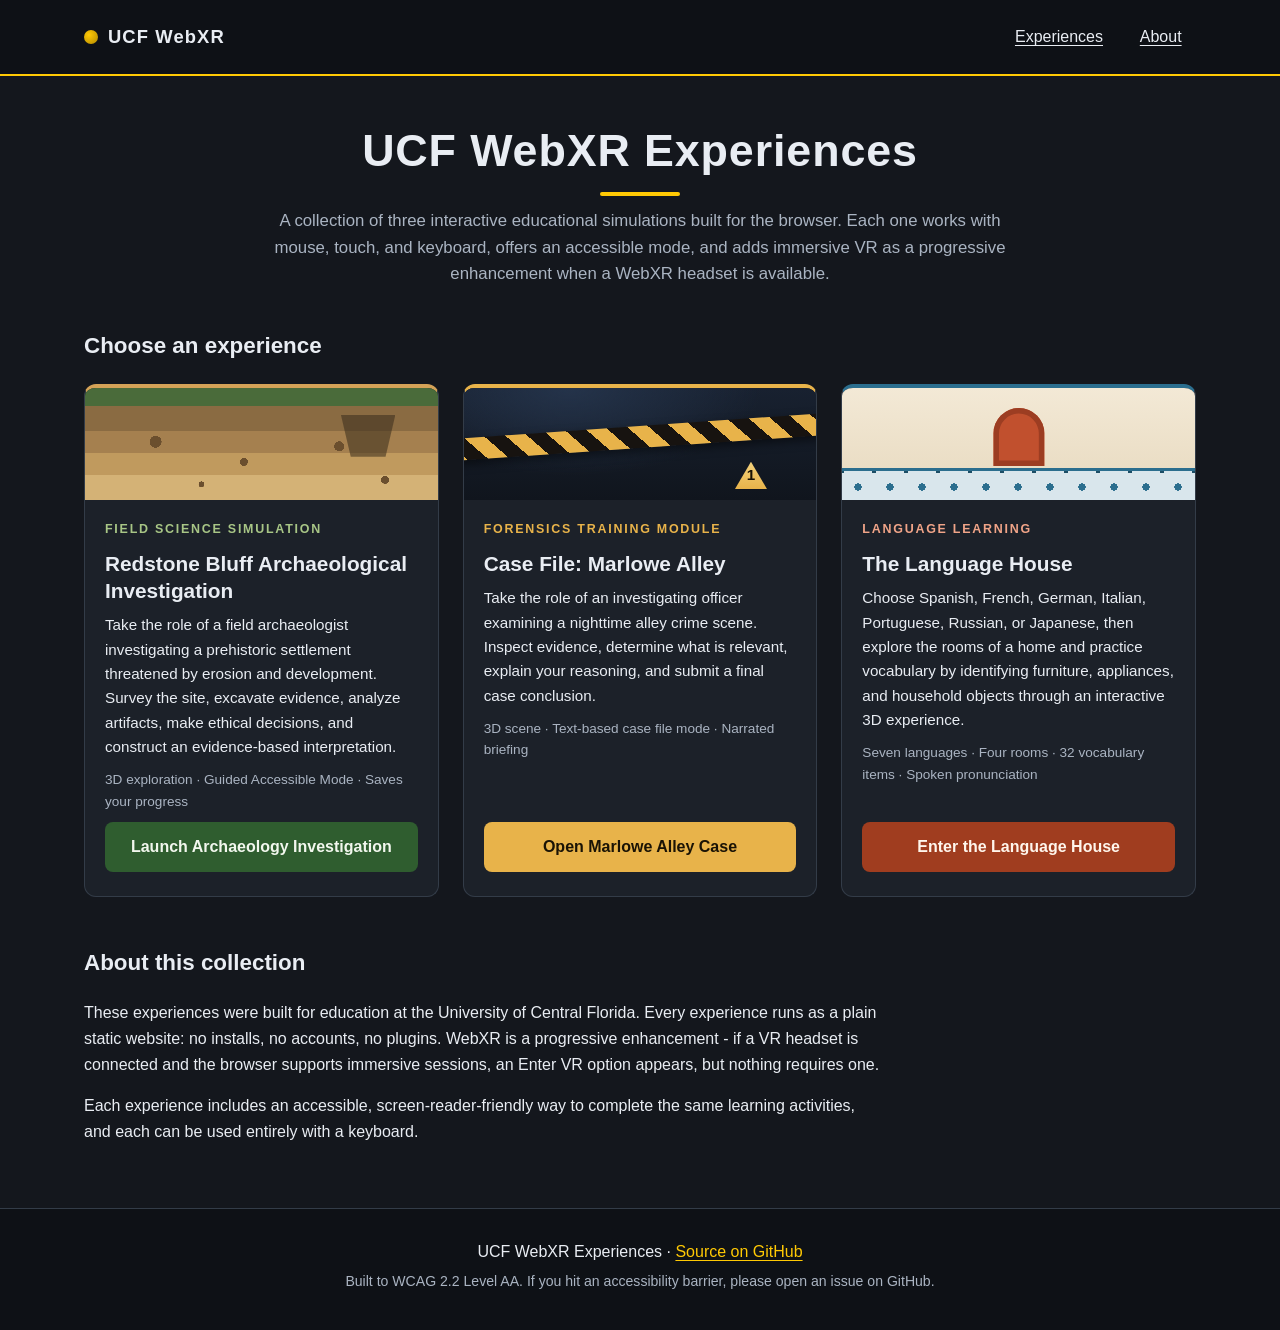
<file: index.html>
<!DOCTYPE html>
<html lang="en">
<head>
<meta charset="UTF-8">
<meta name="viewport" content="width=device-width, initial-scale=1.0">
<meta name="description" content="UCF WebXR Experiences: three interactive educational simulations - an archaeological investigation, a forensic crime scene, and a Spanish vocabulary home. Playable in any browser, with optional WebXR.">
<title>UCF WebXR Experiences</title>
<link rel="stylesheet" href="styles/landing.css">
</head>
<body>

<a class="skip-link" href="#main">Skip to main content</a>

<header class="site-header">
  <div class="header-inner">
    <p class="site-brand"><span class="brand-mark" aria-hidden="true"></span>UCF WebXR</p>
    <nav aria-label="Page sections">
      <ul class="header-nav">
        <li><a href="#experiences">Experiences</a></li>
        <li><a href="#about">About</a></li>
      </ul>
    </nav>
  </div>
</header>

<main id="main">
  <section class="hero" aria-labelledby="hero-heading">
    <h1 id="hero-heading">UCF WebXR Experiences</h1>
    <p class="hero-lead">A collection of three interactive educational simulations built for the browser. Each one works with mouse, touch, and keyboard, offers an accessible mode, and adds immersive VR as a progressive enhancement when a WebXR headset is available.</p>
  </section>

  <section id="experiences" class="projects" aria-labelledby="experiences-heading">
    <h2 id="experiences-heading">Choose an experience</h2>

    <ul class="project-grid">
      <li>
        <article class="project-card card-archaeology" aria-labelledby="arch-title">
          <div class="card-art art-archaeology" aria-hidden="true">
            <div class="strata"></div>
            <div class="trowel-mark"></div>
          </div>
          <div class="card-body">
            <p class="card-kicker">Field science simulation</p>
            <h3 id="arch-title">Redstone Bluff Archaeological Investigation</h3>
            <p class="card-desc">Take the role of a field archaeologist investigating a prehistoric settlement threatened by erosion and development. Survey the site, excavate evidence, analyze artifacts, make ethical decisions, and construct an evidence-based interpretation.</p>
            <p class="card-meta">3D exploration &middot; Guided Accessible Mode &middot; Saves your progress</p>
            <a class="card-button" href="./archaeology/">Launch Archaeology Investigation</a>
          </div>
        </article>
      </li>

      <li>
        <article class="project-card card-crime" aria-labelledby="crime-title">
          <div class="card-art art-crime" aria-hidden="true">
            <div class="tape-stripe"></div>
            <div class="evidence-marker">1</div>
          </div>
          <div class="card-body">
            <p class="card-kicker">Forensics training module</p>
            <h3 id="crime-title">Case File: Marlowe Alley</h3>
            <p class="card-desc">Take the role of an investigating officer examining a nighttime alley crime scene. Inspect evidence, determine what is relevant, explain your reasoning, and submit a final case conclusion.</p>
            <p class="card-meta">3D scene &middot; Text-based case file mode &middot; Narrated briefing</p>
            <a class="card-button" href="./crime-alley/">Open Marlowe Alley Case</a>
          </div>
        </article>
      </li>

      <li>
        <article class="project-card card-spanish" aria-labelledby="spanish-title">
          <div class="card-art art-spanish" aria-hidden="true">
            <div class="tile-row"></div>
            <div class="arch-window"></div>
          </div>
          <div class="card-body">
            <p class="card-kicker">Language learning</p>
            <h3 id="spanish-title">The Language House</h3>
            <p class="card-desc">Choose Spanish, French, German, Italian, Portuguese, Russian, or Japanese, then explore the rooms of a home and practice vocabulary by identifying furniture, appliances, and household objects through an interactive 3D experience.</p>
            <p class="card-meta">Seven languages &middot; Four rooms &middot; 32 vocabulary items &middot; Spoken pronunciation</p>
            <a class="card-button" href="./language-home/">Enter the Language House</a>
          </div>
        </article>
      </li>
    </ul>
  </section>

  <section id="about" class="about" aria-labelledby="about-heading">
    <h2 id="about-heading">About this collection</h2>
    <p>These experiences were built for education at the University of Central Florida. Every experience runs as a plain static website: no installs, no accounts, no plugins. WebXR is a progressive enhancement - if a VR headset is connected and the browser supports immersive sessions, an Enter VR option appears, but nothing requires one.</p>
    <p>Each experience includes an accessible, screen-reader-friendly way to complete the same learning activities, and each can be used entirely with a keyboard.</p>
  </section>
</main>

<footer class="site-footer">
  <p>UCF WebXR Experiences &middot; <a href="https://github.com/HuskyJesus/UCFWebXR">Source on GitHub</a></p>
  <p class="footer-note">Built to WCAG 2.2 Level AA. If you hit an accessibility barrier, please open an issue on GitHub.</p>
</footer>

</body>
</html>
</file>
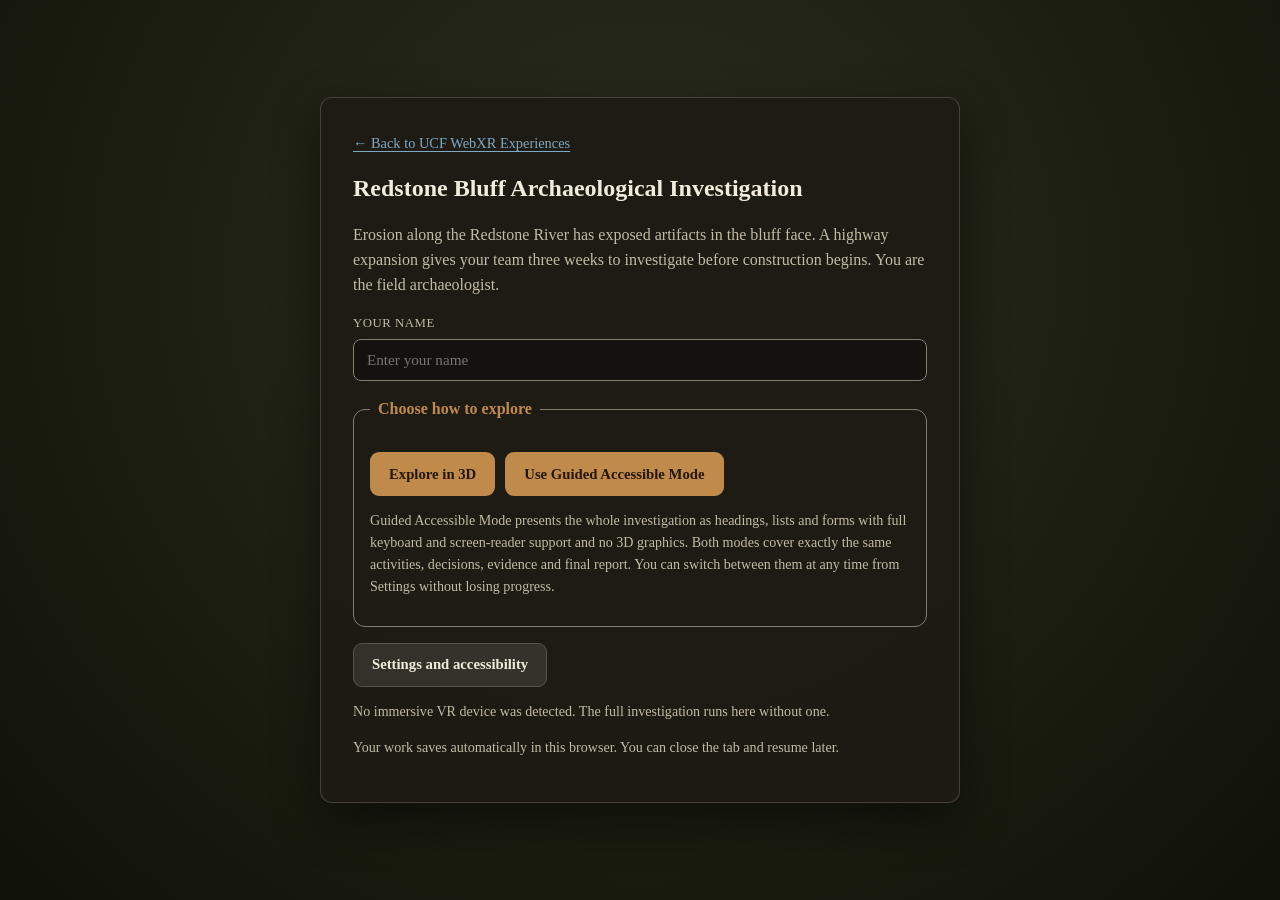
<file: archaeology/index.html>
<!DOCTYPE html>
<html lang="en">
<head>
<meta charset="UTF-8">
<meta name="viewport" content="width=device-width, initial-scale=1.0, viewport-fit=cover">
<meta name="description" content="Redstone Bluff Archaeological Investigation: an inquiry-driven field archaeology simulation for desktop, mobile and WebXR.">
<title>Redstone Bluff Archaeological Investigation</title>
<link rel="stylesheet" href="styles/main.css">
<script type="importmap">
{
  "imports": {
    "three": "./vendor/three.module.js"
  }
}
</script>
</head>
<body>

<div id="loading" role="status" aria-live="polite">
  <div class="spinner" aria-hidden="true"></div>
  <h1>Redstone Bluff</h1>
  <p>Preparing the site record</p>
</div>

<a class="skipLink" href="#startGate">Skip to the start of the investigation</a>

<!-- Start gate -->
<div id="startGate" class="gate" role="region" aria-labelledby="gateHeading">
  <div class="gateCard">
    <a class="hubLink" href="../">&larr; Back to UCF WebXR Experiences</a>
    <h1 id="gateHeading">Redstone Bluff Archaeological Investigation</h1>
    <p>Erosion along the Redstone River has exposed artifacts in the bluff face. A highway expansion gives your team three weeks to investigate before construction begins. You are the field archaeologist.</p>

    <div id="resumeCard" class="resumeCard" style="display:none;">
      <h2>Resume your investigation</h2>
      <div id="resumeDetail"></div>
      <button type="button" class="btn primary" id="resumeBtn">Resume investigation</button>
    </div>

    <label class="fieldLabel" for="studentName">Your name</label>
    <input type="text" id="studentName" maxlength="60" autocomplete="name" placeholder="Enter your name">

    <fieldset class="modeChoice">
      <legend>Choose how to explore</legend>
      <div class="actionRow">
        <button type="button" class="btn primary" id="startBtn">Explore in 3D</button>
        <button type="button" class="btn primary" id="gateFallbackBtn">Use Guided Accessible Mode</button>
      </div>
      <p class="subtle">Guided Accessible Mode presents the whole investigation as headings, lists and forms with full keyboard and screen-reader support and no 3D graphics. Both modes cover exactly the same activities, decisions, evidence and final report. You can switch between them at any time from Settings without losing progress.</p>
    </fieldset>

    <div class="actionRow">
      <button type="button" class="btn secondary" id="gateSettingsBtn">Settings and accessibility</button>
    </div>
    <p class="subtle" id="xrNote">Checking for an immersive VR device.</p>
    <p class="subtle" id="storageNote">Your work saves automatically in this browser. You can close the tab and resume later.</p>
  </div>
</div>

<!-- Heads-up display -->
<div id="hud" style="display:none;">
  <div class="hudPanel" id="progressPanel" role="region" aria-label="Investigation status and objective">
    <div id="stationBanner">Station 1: Preparing for the Field</div>
    <div class="hudRow"><span>Project days left</span><b id="daysValue">21</b></div>
    <div class="daysBar" aria-hidden="true"><div id="daysBarFill" class="daysBarFill"></div></div>
    <div class="hudRow"><span>Evidence records</span><b id="evidenceValue">0</b></div>
    <div class="hudRow"><span>Stations complete</span><b id="stationsValue">0 of 9</b></div>
    <div class="hudObjective">
      <div id="objectiveText">Build your field kit</div>
      <div id="objectiveDetail" class="subtle"></div>
    </div>
  </div>
  <nav class="hudTools" aria-label="Investigation tools">
    <button type="button" class="iconBtn" id="notebookBtn" aria-label="Open the field notebook (N)" title="Field notebook (N)">Notebook</button>
    <button type="button" class="iconBtn" id="evidenceBtn" aria-label="Open the Evidence Room (V)" title="Evidence Room (V)">Evidence</button>
    <button type="button" class="iconBtn" id="reportBtn" aria-label="Open the investigation report (P)" title="Investigation report (P)">Report</button>
    <button type="button" class="iconBtn" id="settingsBtn" aria-label="Open settings (comma)" title="Settings">Settings</button>
    <button type="button" class="iconBtn" id="helpBtn" aria-label="Show the controls (question mark)" title="Controls">Controls</button>
    <button type="button" class="iconBtn vr" id="enterVrBtn" style="display:none;" aria-label="Enter or leave virtual reality" title="Enter or leave VR">Enter VR</button>
    <a class="iconBtn" href="../" aria-label="Leave the investigation and go back to UCF WebXR Experiences" title="Back to UCF WebXR Experiences. Your work is saved automatically.">Exit</a>
  </nav>
</div>

<div id="sceneChrome" style="display:none;" role="region" aria-label="Site view and current objective">
  <div id="miniMapWrap">
    <div class="miniMapLabel"><span>Site map</span><span>North is up</span></div>
    <canvas id="miniMap" width="200" height="200" role="img" aria-label="Decorative overview map of the site. The same information is available as text in the field notebook and the Evidence Room."></canvas>
  </div>
  <div id="viewControls" role="group" aria-label="Camera view controls (3D only)">
    <button type="button" class="iconBtn small" id="turnLeftBtn" aria-label="Turn left">Turn left</button>
    <button type="button" class="iconBtn small" id="faceObjectiveBtn" aria-label="Face the current objective (R)">Face objective</button>
    <button type="button" class="iconBtn small" id="turnRightBtn" aria-label="Turn right">Turn right</button>
  </div>
  <button type="button" class="btn primary objectiveButton" id="objectiveButton">Build your field kit</button>
</div>

<div id="reticle" style="display:none;" aria-hidden="true"></div>
<div id="interactPrompt" aria-hidden="true"></div>

<div id="touchControls" style="display:none;">
  <div id="joystickBase"><div id="joystickThumb"></div></div>
  <div id="lookZone"></div>
</div>
<button type="button" id="mobileInteractBtn" style="display:none;">Interact</button>

<div id="toastStack" aria-hidden="false"></div>
<div id="liveRegion" class="visuallyHidden" role="status" aria-live="polite"></div>

<!-- Guided access shell -->
<div id="fallbackShell" style="display:none;">
  <header class="fallbackHeader">
    <h1>Redstone Bluff Archaeological Investigation</h1>
    <p id="fallbackReason" class="subtle"></p>
    <nav class="actionRow" aria-label="Guided mode tools">
      <button type="button" class="btn primary" id="fallbackObjectiveBtn">Current objective</button>
      <button type="button" class="btn secondary" id="fallbackNotebookBtn">Field notebook</button>
      <button type="button" class="btn secondary" id="fallbackEvidenceBtn">Evidence Room</button>
      <button type="button" class="btn secondary" id="fallbackSettingsBtn">Settings</button>
      <button type="button" class="btn secondary" id="fallbackHelpBtn">Controls and help</button>
      <a class="btn secondary" href="../" title="Your work is saved automatically.">Back to UCF WebXR Experiences</a>
    </nav>
  </header>
  <main id="fallbackBody"></main>
</div>

<!-- ============================ Panels ============================ -->

<dialog id="briefingOverlay" class="panelOverlay">
  <div class="panelCard narrow">
    <h2 id="briefingTitle">Field briefing</h2>
    <div id="briefingBody"></div>
    <div class="actionRow"><button type="button" class="btn primary" id="briefingContinueBtn">Continue</button></div>
  </div>
</dialog>

<dialog id="onboardingOverlay" class="panelOverlay">
  <div class="panelCard narrow">
    <h2>Getting around the site</h2>
    <div id="onboardingSteps" class="stepList">
      <div class="stepItem"><div class="stepNumber">1</div><div><strong>Look around</strong><p>Drag with the mouse, use the left and right arrow keys, or click once to lock the cursor for free look.</p></div></div>
      <div class="stepItem"><div class="stepNumber">2</div><div><strong>Move</strong><p>W and S, or up and down arrows, to move forward and back. A and D to step sideways.</p></div></div>
      <div class="stepItem"><div class="stepNumber">3</div><div><strong>Interact</strong><p>Click a highlighted object, or press E, Enter or Space when its label appears.</p></div></div>
      <div class="stepItem"><div class="stepNumber">4</div><div><strong>Stay oriented</strong><p>The objective button at the lower left always opens whatever you need to do next. Press R to face it.</p></div></div>
    </div>
    <p>Your first task is the field kit. It opens next.</p>
    <div class="actionRow"><button type="button" class="btn primary" id="onboardingContinueBtn">Build my field kit</button></div>
  </div>
</dialog>

<dialog id="equipmentOverlay" class="panelOverlay">
  <div class="panelCard">
    <h2>Preparing for the field</h2>
    <p class="promptDetail">Load what this project needs. A few items on the trailer do not belong on a controlled excavation. What you leave behind will matter later, but nothing you forget will block you permanently.</p>
    <div id="equipmentSummary" class="kitSummary"></div>
    <div id="equipmentSections"></div>
    <div id="equipmentJustify" class="justifyBox"></div>
    <div class="actionRow">
      <button type="button" class="btn primary" id="prepareKitBtn">Prepare the kit and head out</button>
      <button type="button" class="btn secondary" id="closeEquipmentBtn">Close</button>
    </div>
  </div>
</dialog>

<dialog id="retrievalOverlay" class="panelOverlay">
  <div class="panelCard narrow">
    <h2>Missing from your kit</h2>
    <div id="retrievalOverlayBody"></div>
  </div>
</dialog>

<dialog id="surveyOverlay" class="panelOverlay">
  <div class="panelCard">
    <h2 id="surveyItemName">Surface object</h2>
    <canvas id="surveyInspectCanvas" width="760" height="380"></canvas>
    <p id="surveyItemDesc" class="promptDetail"></p>
    <div id="surveyClassChoices"></div>
    <div id="surveyFeedback"></div>
    <div id="surveyRecordSection"></div>
    <div class="actionRow"><button type="button" class="btn secondary" id="closeSurveyBtn">Back to the transect</button></div>
  </div>
</dialog>

<dialog id="surveySummaryOverlay" class="panelOverlay">
  <div class="panelCard">
    <h2>Survey record and unit placement</h2>
    <div id="surveySummaryBody"></div>
    <div class="actionRow"><button type="button" class="btn secondary" id="closeSurveySummaryBtn">Close</button></div>
  </div>
</dialog>

<dialog id="unitChoiceOverlay" class="panelOverlay">
  <div class="panelCard">
    <h2>Excavation units</h2>
    <div id="unitChoiceList"></div>
    <div class="actionRow"><button type="button" class="btn secondary" id="closeUnitChoiceBtn">Close</button></div>
  </div>
</dialog>

<dialog id="excavationOverlay" class="panelOverlay">
  <div class="panelCard">
    <h2 id="excavationTitle">Excavating</h2>
    <div id="excavationBody"></div>
    <div class="actionRow"><button type="button" class="btn secondary" id="closeExcavationBtn">Step away</button></div>
  </div>
</dialog>

<dialog id="featureOverlay" class="panelOverlay">
  <div class="panelCard">
    <h2 id="featureTitle">Feature record</h2>
    <div id="featureBody"></div>
  </div>
</dialog>

<dialog id="featureListOverlay" class="panelOverlay">
  <div class="panelCard">
    <h2>Feature records</h2>
    <div id="featureListBody"></div>
    <div class="actionRow"><button type="button" class="btn secondary" id="closeFeatureListBtn">Close</button></div>
  </div>
</dialog>

<dialog id="labOverlay" class="panelOverlay">
  <div class="panelCard">
    <h2>Field laboratory</h2>
    <p class="promptDetail">Only material you actually recovered is on these tables. Analysis can be revised at any time as other evidence changes what you think a context means.</p>
    <div id="labBody"></div>
    <div class="actionRow"><button type="button" class="btn secondary" id="closeLabBtn">Close</button></div>
  </div>
</dialog>

<dialog id="labItemOverlay" class="panelOverlay">
  <div class="panelCard">
    <h2 id="labItemTitle">Analysis</h2>
    <div id="labItemBody"></div>
    <div class="actionRow"><button type="button" class="btn secondary" id="closeLabItemBtn">Back to the laboratory</button></div>
  </div>
</dialog>

<dialog id="datingOverlay" class="panelOverlay">
  <div class="panelCard">
    <h2>Dating the site</h2>
    <div id="datingBody"></div>
    <div class="actionRow"><button type="button" class="btn secondary" id="closeDatingBtn">Close</button></div>
  </div>
</dialog>

<dialog id="synthesisOverlay" class="panelOverlay">
  <div class="panelCard">
    <h2>Reconstructing daily life</h2>
    <div id="synthesisBody"></div>
    <div class="actionRow"><button type="button" class="btn secondary" id="closeSynthesisBtn">Close</button></div>
  </div>
</dialog>

<dialog id="speculativeOverlay" class="panelOverlay">
  <div class="panelCard narrow">
    <h2>This conclusion is not supported</h2>
    <div id="speculativeBody"></div>
    <div class="actionRow"><button type="button" class="btn secondary" id="closeSpeculativeBtn">Cancel</button></div>
  </div>
</dialog>

<dialog id="ethicsOverlay" class="panelOverlay">
  <div class="panelCard">
    <h2 id="ethicsTitle">A professional decision</h2>
    <div id="ethicsBody"></div>
    <div class="actionRow"><button type="button" class="btn secondary" id="closeEthicsBtn">Close</button></div>
  </div>
</dialog>

<dialog id="ethicsLogOverlay" class="panelOverlay">
  <div class="panelCard">
    <h2>Professional decisions</h2>
    <div id="ethicsLogBody"></div>
    <div class="actionRow"><button type="button" class="btn secondary" id="closeEthicsLogBtn">Close</button></div>
  </div>
</dialog>

<dialog id="evidenceOverlay" class="panelOverlay">
  <div class="panelCard wide">
    <h2>Evidence Room</h2>
    <div id="evidenceTabs" class="tabRow" role="tablist" aria-label="Evidence Room sections"></div>
    <div id="evidenceContent"></div>
    <div id="evidenceReadiness" role="status"></div>
    <div class="actionRow">
      <button type="button" class="btn primary" id="goToReportBtn">Write the final report</button>
      <button type="button" class="btn secondary" id="closeEvidenceBtn">Close</button>
    </div>
  </div>
</dialog>

<dialog id="reportOverlay" class="panelOverlay">
  <div class="panelCard wide">
    <h2>Tell the story of Redstone Bluff</h2>
    <div id="reportBody"></div>
    <div class="actionRow"><button type="button" class="btn secondary" id="closeReportBtn">Close</button></div>
  </div>
</dialog>

<dialog id="resultsOverlay" class="panelOverlay">
  <div class="panelCard wide">
    <h2>Investigation report</h2>
    <div id="resultsBody"></div>
    <div class="actionRow">
      <button type="button" class="btn primary" id="downloadReportBtn">Download the report</button>
      <button type="button" class="btn primary" id="downloadHtmlBtn">Download for Canvas (web page)</button>
      <button type="button" class="btn secondary" id="downloadCsvBtn">Download the CSV log</button>
      <button type="button" class="btn secondary" id="copyReportBtn">Copy the report</button>
      <button type="button" class="btn secondary" id="copyXapiBtn">Copy the xAPI statements</button>
      <button type="button" class="btn secondary" id="closeResultsBtn">Close</button>
    </div>
  </div>
</dialog>

<dialog id="copyFallbackOverlay" class="panelOverlay">
  <div class="panelCard">
    <h2>Copy this text</h2>
    <p class="promptDetail">Your browser blocked direct clipboard access. Select all of the text below and copy it.</p>
    <textarea id="copyFallbackText" class="textInput" rows="14" readonly aria-label="Text to copy"></textarea>
    <div class="actionRow"><button type="button" class="btn secondary" id="closeCopyFallbackBtn">Close</button></div>
  </div>
</dialog>

<dialog id="notebookOverlay" class="panelOverlay">
  <div class="panelCard">
    <h2>Field notebook</h2>
    <div id="notebookTabs" class="tabRow" role="tablist" aria-label="Notebook sections"></div>
    <div id="notebookContent"></div>
    <div class="actionRow"><button type="button" class="btn secondary" id="closeNotebookBtn">Close</button></div>
  </div>
</dialog>

<dialog id="settingsOverlay" class="panelOverlay">
  <div class="panelCard">
    <h2>Settings</h2>
    <div id="settingsBody"></div>
    <div class="actionRow"><button type="button" class="btn secondary" id="closeSettingsBtn">Close</button></div>
  </div>
</dialog>

<dialog id="confirmOverlay" class="panelOverlay">
  <div class="panelCard narrow">
    <h2>Are you sure?</h2>
    <div id="confirmBody"></div>
    <div class="actionRow"><button type="button" class="btn secondary" id="closeConfirmBtn">Cancel</button></div>
  </div>
</dialog>

<dialog id="helpOverlay" class="panelOverlay">
  <div class="panelCard narrow">
    <h2>Controls</h2>
    <div id="helpBody">
      <ul class="helpList">
        <li>Move: W A S D, or the arrow keys.</li>
        <li>Look: drag the mouse, or click once to lock the cursor. Left and right arrows turn.</li>
        <li>Interact: press E, Enter or Space while an object is highlighted, or click it.</li>
        <li>Face the objective: press R.</li>
        <li>Open the objective task directly: the button at the lower left.</li>
        <li>Notebook: N. Evidence Room: V. Settings: comma. Report: P.</li>
        <li>Escape closes an optional panel, then releases the mouse cursor.</li>
        <li>On a touch screen, use the left stick to move, drag the right of the screen to look, and tap Interact.</li>
        <li>Guided Accessible Mode: turn it on in Settings for a full keyboard and screen-reader version with no 3D graphics. Every activity, decision and record is identical, and you can switch modes at any time without losing progress.</li>
        <li>In virtual reality: the trigger selects what the ray points at, push the right stick left or right to snap-turn, push it forward and release to teleport, and the menu on your left wrist opens the objective, notebook, evidence and settings. Smooth movement is off by default and can be turned on in Settings.</li>
      </ul>
    </div>
    <div class="actionRow"><button type="button" class="btn secondary" id="closeHelpBtn">Close</button></div>
  </div>
</dialog>

<dialog id="fallbackListOverlay" class="panelOverlay">
  <div class="panelCard">
    <h2>Surface survey transect</h2>
    <div id="fallbackListBody"></div>
    <div class="actionRow"><button type="button" class="btn secondary" id="closeFallbackListBtn">Close</button></div>
  </div>
</dialog>

<script type="module" src="src/main.js"></script>
</body>
</html>
</file>
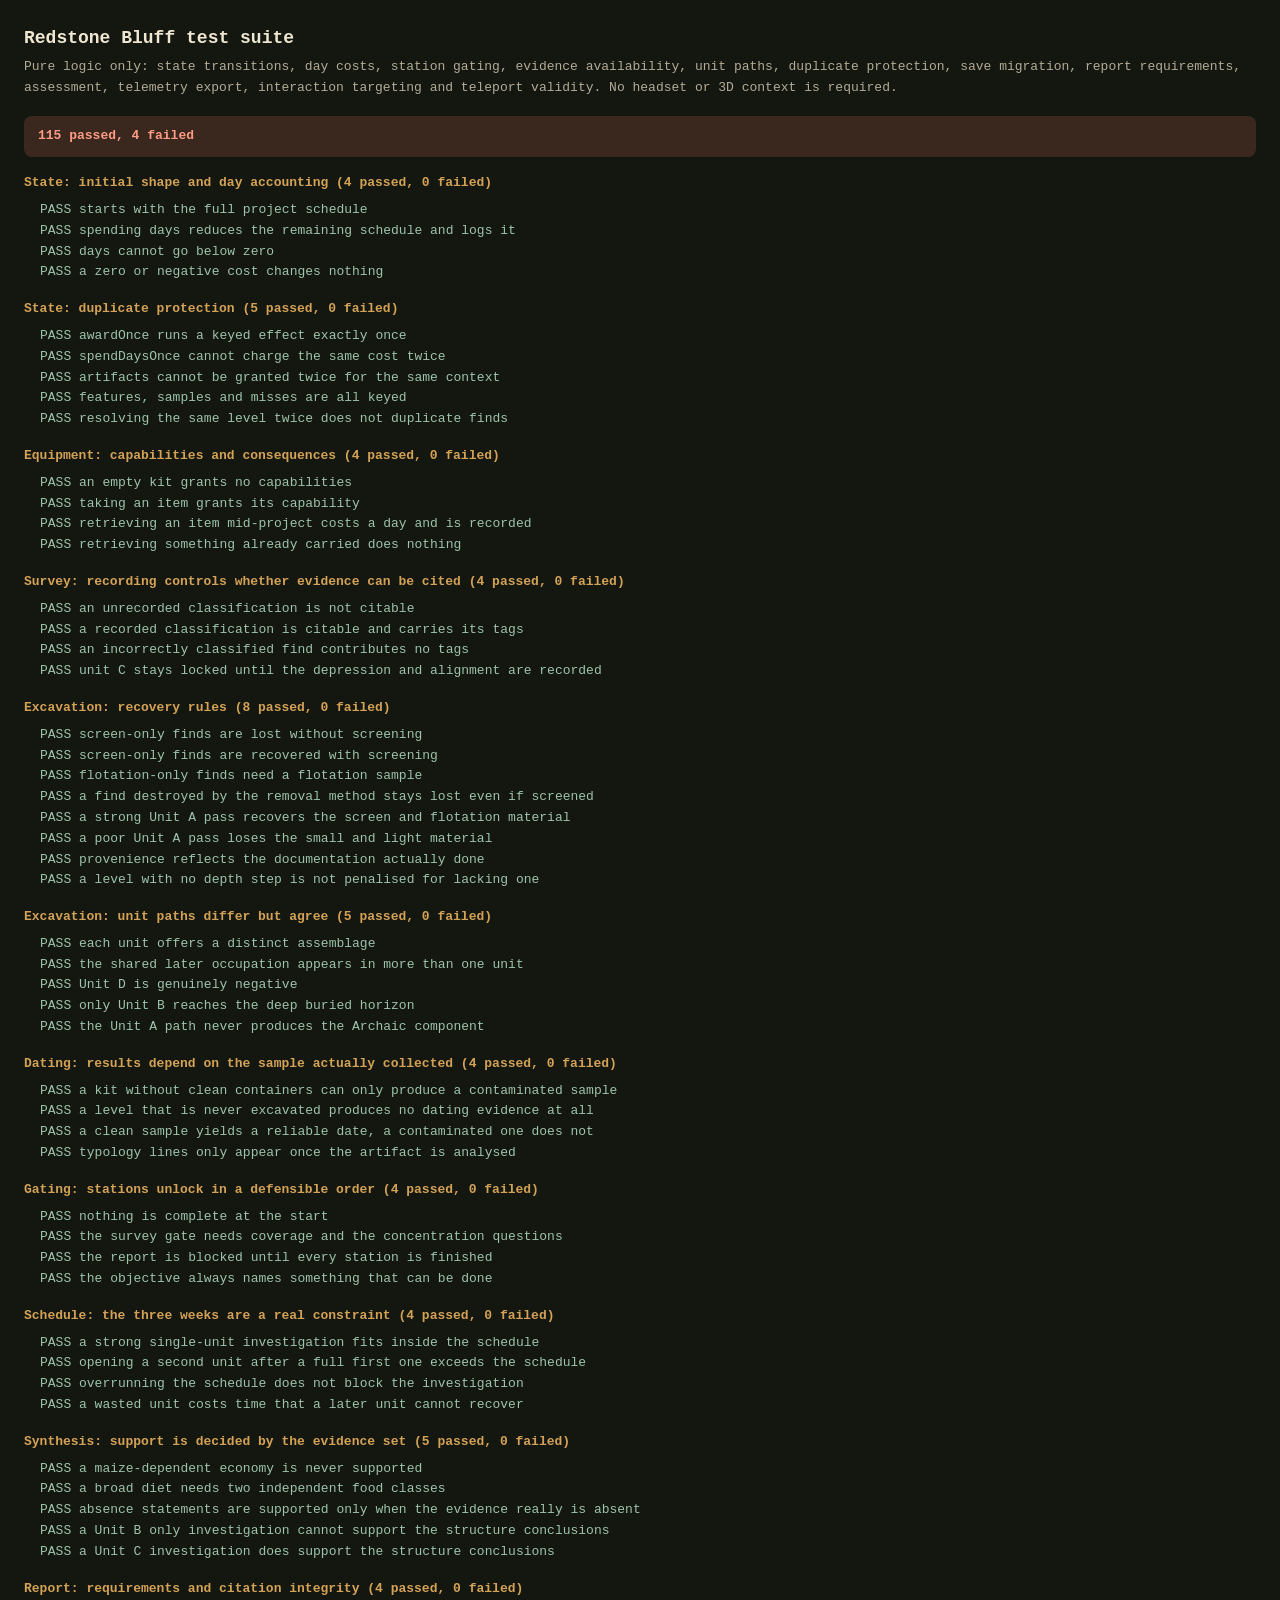
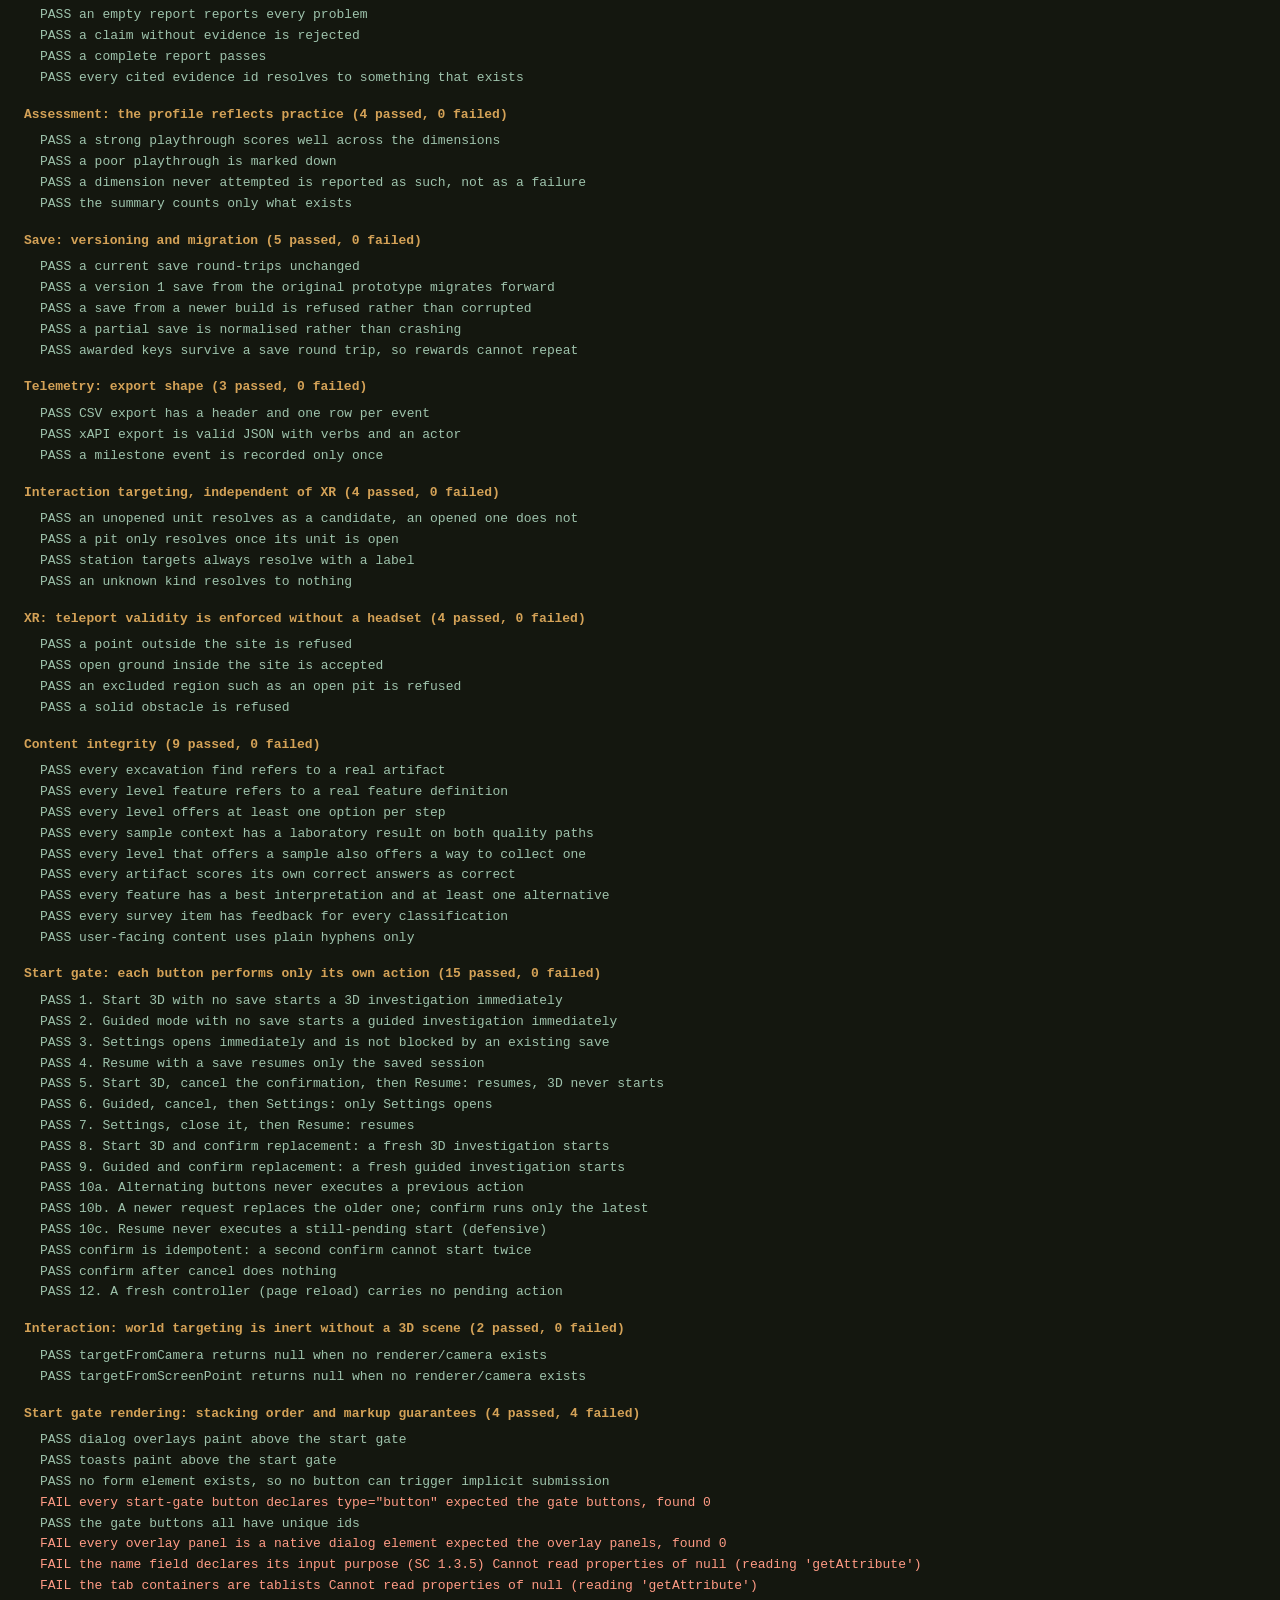
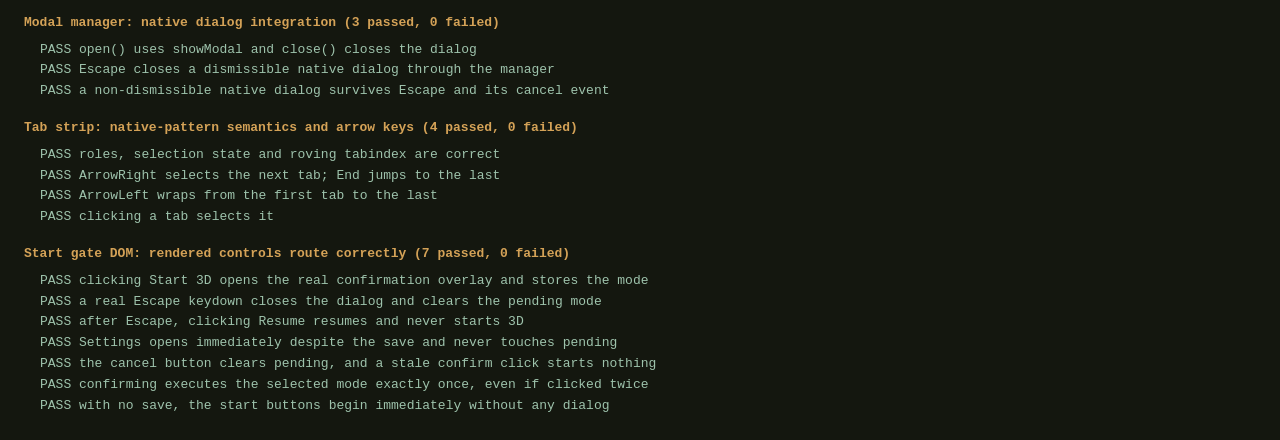
<file: tests/index.html>
<!DOCTYPE html>
<html lang="en">
<head>
<meta charset="UTF-8">
<meta name="viewport" content="width=device-width, initial-scale=1.0">
<title>Redstone Bluff test suite</title>
<script type="importmap">
{
  "imports": {
    "three": "../vendor/three.module.js"
  }
}
</script>
<style>
  body {
    margin: 0; padding: 24px;
    background: #14170f; color: #efe7d2;
    font-family: ui-monospace, 'SF Mono', Menlo, Consolas, monospace;
    font-size: 13px; line-height: 1.6;
  }
  h1 { font-size: 18px; margin: 0 0 4px; }
  p.lead { color: #b3ab98; margin: 0 0 18px; }
  .summary { padding: 10px 14px; border-radius: 8px; margin-bottom: 16px; font-weight: 700; }
  .summary.pass { background: rgba(111,168,137,0.2); color: #8fe0b6; }
  .summary.fail { background: rgba(209,112,92,0.2); color: #ff9b85; }
  .suite { margin: 16px 0 6px; color: #d4a257; font-weight: 700; }
  .test { padding-left: 16px; }
  .test.pass { color: #9ec3ac; }
  .test.fail { color: #ff9b85; }
</style>
</head>
<body>
<h1>Redstone Bluff test suite</h1>
<p class="lead">Pure logic only: state transitions, day costs, station gating, evidence availability, unit paths, duplicate protection, save migration, report requirements, assessment, telemetry export, interaction targeting and teleport validity. No headset or 3D context is required.</p>
<div id="output">Running...</div>
<script type="module">
  import { runAll } from './harness.js';
  import './suites.js';
  const result = await runAll(document.getElementById('output'));
  window.__testResult = result;
  document.title = `${result.failed ? 'FAIL' : 'PASS'} - Redstone Bluff tests`;
</script>
</body>
</html>
</file>
<file: styles/landing.css>
/* UCF WebXR landing page styles.
   The three project cards share one layout; each gets its own accent
   palette so the identity comes from the project, not from a redesign. */

:root {
  --bg: #14171d;
  --bg-raised: #1c2129;
  --bg-header: #0e1116;
  --text: #e9edf3;
  --text-dim: #aab4c2;
  --line: #333c48;
  --ucf-gold: #ffc904;
  --focus-ring: #ffffff;

  /* Archaeology: earth, green, field journal */
  --arch-accent: #a8c686;
  --arch-earth: #d4a257;
  --arch-btn-bg: #2f5d2f;
  --arch-btn-text: #f2f7ee;

  /* Crime alley: dark blue, charcoal, forensic gold */
  --crime-accent: #e8b34a;
  --crime-night: #10151d;
  --crime-btn-bg: #e8b34a;
  --crime-btn-text: #1a1305;

  /* Spanish home: terracotta, cream, azulejo blue */
  --casa-accent: #f0a488;
  --casa-cream: #f3e9d6;
  --casa-blue: #2b6e8e;
  --casa-btn-bg: #a03d1f;
  --casa-btn-text: #fff6ec;
}

* { box-sizing: border-box; }

html { color-scheme: dark; }

body {
  margin: 0;
  background: var(--bg);
  color: var(--text);
  font-family: -apple-system, BlinkMacSystemFont, "Segoe UI", Roboto, Helvetica, Arial, sans-serif;
  line-height: 1.6;
  font-size: 1rem;
}

/* ---------- Skip link ---------- */

.skip-link {
  position: absolute;
  left: -9999px;
  top: 0;
  z-index: 100;
  padding: 0.75rem 1.25rem;
  background: var(--ucf-gold);
  color: #1a1305;
  font-weight: 700;
  text-decoration: none;
  border-radius: 0 0 8px 0;
}

.skip-link:focus {
  left: 0;
  outline: 3px solid var(--focus-ring);
  outline-offset: 2px;
}

/* ---------- Focus visibility (all interactive elements) ---------- */

a:focus-visible,
button:focus-visible {
  outline: 3px solid var(--focus-ring);
  outline-offset: 3px;
  border-radius: 4px;
}

/* ---------- Header ---------- */

.site-header {
  background: var(--bg-header);
  border-bottom: 2px solid var(--ucf-gold);
}

.header-inner {
  max-width: 72rem;
  margin: 0 auto;
  padding: 0.9rem 1.25rem;
  display: flex;
  align-items: center;
  justify-content: space-between;
  gap: 1rem;
  flex-wrap: wrap;
}

.site-brand {
  margin: 0;
  font-size: 1.15rem;
  font-weight: 800;
  letter-spacing: 0.06em;
  display: flex;
  align-items: center;
  gap: 0.6rem;
}

.brand-mark {
  width: 0.9rem;
  height: 0.9rem;
  border-radius: 50%;
  background: radial-gradient(circle at 35% 35%, var(--ucf-gold) 0%, #b28900 100%);
  flex: none;
}

.header-nav {
  list-style: none;
  margin: 0;
  padding: 0;
  display: flex;
  gap: 0.5rem;
}

.header-nav a {
  display: inline-block;
  padding: 0.6rem 0.9rem;
  min-height: 44px;
  color: var(--text);
  text-decoration: underline;
  text-underline-offset: 3px;
  border-radius: 6px;
}

.header-nav a:hover { color: var(--ucf-gold); }

/* ---------- Hero ---------- */

.hero {
  max-width: 72rem;
  margin: 0 auto;
  padding: 3rem 1.25rem 1rem;
  text-align: center;
}

.hero h1 {
  margin: 0 0 0.75rem;
  font-size: clamp(1.8rem, 5vw, 2.8rem);
  letter-spacing: 0.02em;
  line-height: 1.2;
}

.hero h1::after {
  content: "";
  display: block;
  width: 5rem;
  height: 4px;
  margin: 0.9rem auto 0;
  border-radius: 2px;
  background: var(--ucf-gold);
}

.hero-lead {
  max-width: 46rem;
  margin: 0 auto;
  color: var(--text-dim);
  font-size: 1.05rem;
}

/* ---------- Project cards ---------- */

.projects {
  max-width: 72rem;
  margin: 0 auto;
  padding: 1.5rem 1.25rem 2rem;
}

.projects h2,
.about h2 {
  font-size: 1.4rem;
  margin: 0 0 1.25rem;
}

.project-grid {
  list-style: none;
  margin: 0;
  padding: 0;
  display: grid;
  grid-template-columns: repeat(auto-fit, minmax(min(100%, 18.5rem), 1fr));
  gap: 1.5rem;
  align-items: stretch;
}

.project-grid > li { display: flex; }

.project-card {
  position: relative;
  display: flex;
  flex-direction: column;
  width: 100%;
  background: var(--bg-raised);
  border: 1px solid var(--line);
  border-radius: 12px;
  overflow: hidden;
}

/* Stretch the button's click target over the whole card (pure CSS, no
   script): clicking anywhere on a card follows that card's link, while
   the accessible name stays the button text. */
.card-button::after {
  content: "";
  position: absolute;
  inset: 0;
}

@media (prefers-reduced-motion: no-preference) {
  .project-card {
    transition: transform 0.18s ease, border-color 0.18s ease;
  }
  .project-card:hover,
  .project-card:focus-within {
    transform: translateY(-4px);
  }
}

.card-archaeology { border-top: 4px solid var(--arch-earth); }
.card-crime { border-top: 4px solid var(--crime-accent); }
.card-spanish { border-top: 4px solid var(--casa-blue); }

.card-archaeology:hover, .card-archaeology:focus-within { border-color: var(--arch-earth); }
.card-crime:hover, .card-crime:focus-within { border-color: var(--crime-accent); }
.card-spanish:hover, .card-spanish:focus-within { border-color: var(--casa-blue); }

.card-body {
  display: flex;
  flex-direction: column;
  flex: 1;
  padding: 1.25rem 1.25rem 1.5rem;
  gap: 0.6rem;
}

.card-kicker {
  margin: 0;
  font-size: 0.78rem;
  font-weight: 700;
  letter-spacing: 0.14em;
  text-transform: uppercase;
}

.card-archaeology .card-kicker { color: var(--arch-accent); }
.card-crime .card-kicker { color: var(--crime-accent); }
.card-spanish .card-kicker { color: var(--casa-accent); }

.project-card h3 {
  margin: 0;
  font-size: 1.3rem;
  line-height: 1.3;
}

.card-desc {
  margin: 0;
  color: var(--text);
  font-size: 0.95rem;
}

.card-meta {
  margin: 0;
  color: var(--text-dim);
  font-size: 0.85rem;
}

.card-button {
  margin-top: auto;
  display: flex;
  align-items: center;
  justify-content: center;
  min-height: 48px;
  padding: 0.75rem 1.1rem;
  border-radius: 8px;
  font-weight: 700;
  font-size: 1rem;
  text-align: center;
  text-decoration: none;
}

.card-archaeology .card-button {
  background: var(--arch-btn-bg);
  color: var(--arch-btn-text);
}
.card-archaeology .card-button:hover { background: #3b713b; }

.card-crime .card-button {
  background: var(--crime-btn-bg);
  color: var(--crime-btn-text);
}
.card-crime .card-button:hover { background: #f2c46a; }

.card-spanish .card-button {
  background: var(--casa-btn-bg);
  color: var(--casa-btn-text);
}
.card-spanish .card-button:hover { background: #b54a28; }

/* ---------- Decorative card art (pure CSS, aria-hidden) ---------- */

.card-art {
  position: relative;
  height: 7rem;
  overflow: hidden;
  flex: none;
}

/* Archaeology: stratigraphy bands with a grass line on top */
.art-archaeology {
  background: linear-gradient(
    180deg,
    #4a6b3a 0%, #4a6b3a 16%,
    #8a6b42 16%, #8a6b42 38%,
    #a5804f 38%, #a5804f 58%,
    #c09a5e 58%, #c09a5e 78%,
    #d4b276 78%, #d4b276 100%
  );
}

.art-archaeology .strata {
  position: absolute;
  inset: 0;
  background:
    radial-gradient(circle 6px at 20% 48%, #6b4f2e 98%, transparent),
    radial-gradient(circle 4px at 45% 66%, #6b4f2e 98%, transparent),
    radial-gradient(circle 5px at 72% 52%, #6b4f2e 98%, transparent),
    radial-gradient(circle 4px at 85% 82%, #6b4f2e 98%, transparent),
    radial-gradient(circle 3px at 33% 86%, #6b4f2e 98%, transparent);
}

.art-archaeology .trowel-mark {
  position: absolute;
  right: 12%;
  top: 24%;
  width: 3.4rem;
  height: 2.6rem;
  background: #3a2d1c;
  clip-path: polygon(0 0, 100% 0, 82% 100%, 18% 100%);
  opacity: 0.55;
}

/* Crime alley: night gradient, caution stripe, evidence marker */
.art-crime {
  background:
    radial-gradient(ellipse at 30% 0%, #24334a 0%, transparent 55%),
    linear-gradient(180deg, #182130 0%, var(--crime-night) 100%);
}

.art-crime .tape-stripe {
  position: absolute;
  left: -5%;
  right: -5%;
  top: 34%;
  height: 1.4rem;
  transform: rotate(-4deg);
  background: repeating-linear-gradient(
    45deg,
    #e8b34a 0, #e8b34a 0.9rem,
    #171310 0.9rem, #171310 1.8rem
  );
  box-shadow: 0 4px 10px rgba(0, 0, 0, 0.5);
}

.art-crime .evidence-marker {
  position: absolute;
  right: 14%;
  bottom: 10%;
  width: 2rem;
  height: 1.7rem;
  background: linear-gradient(180deg, #f4d27c 0%, #e8b34a 100%);
  color: #1a1305;
  font-weight: 800;
  font-size: 0.95rem;
  display: flex;
  align-items: flex-end;
  justify-content: center;
  clip-path: polygon(50% 0, 100% 100%, 0 100%);
  padding-bottom: 0.1rem;
}

/* Spanish home: cream wall, azulejo tile row, terracotta arch */
.art-spanish {
  background: linear-gradient(180deg, var(--casa-cream) 0%, #e7d9be 100%);
}

.art-spanish .tile-row {
  position: absolute;
  left: 0;
  right: 0;
  bottom: 0;
  height: 2rem;
  background:
    radial-gradient(circle 0.55rem at 50% 50%, var(--casa-blue) 40%, transparent 43%),
    radial-gradient(circle 0.3rem at 0% 0%, #1d4e66 45%, transparent 48%),
    radial-gradient(circle 0.3rem at 100% 0%, #1d4e66 45%, transparent 48%),
    radial-gradient(circle 0.3rem at 0% 100%, #1d4e66 45%, transparent 48%),
    radial-gradient(circle 0.3rem at 100% 100%, #1d4e66 45%, transparent 48%),
    #d9e6ec;
  background-size: 2rem 2rem;
  border-top: 3px solid var(--casa-blue);
}

.art-spanish .arch-window {
  position: absolute;
  left: 50%;
  transform: translateX(-50%);
  top: 18%;
  width: 3.2rem;
  height: 3.6rem;
  background: #c1502e;
  border-radius: 1.6rem 1.6rem 0 0;
  box-shadow: inset 0 0 0 0.35rem #9c3d22;
}

/* ---------- About ---------- */

.about {
  max-width: 72rem;
  margin: 0 auto;
  padding: 1rem 1.25rem 3rem;
}

.about p {
  max-width: 50rem;
  color: var(--text);
  margin: 0 0 1rem;
}

/* ---------- Footer ---------- */

.site-footer {
  border-top: 1px solid var(--line);
  background: var(--bg-header);
  padding: 1.5rem 1.25rem 2rem;
  text-align: center;
}

.site-footer p { margin: 0.35rem 0; }

.site-footer a {
  color: var(--ucf-gold);
  text-underline-offset: 3px;
}

.footer-note {
  color: var(--text-dim);
  font-size: 0.88rem;
}

/* ---------- Small screens (320px reflow) ---------- */

@media (max-width: 22.5rem) {
  .hero { padding-top: 2rem; }
  .header-inner { justify-content: center; }
  .card-art { height: 5.5rem; }
}
</file>
<file: archaeology/styles/main.css>
/* Redstone Bluff: a field-journal visual language.
   Warm paper, sepia ink, a single working accent, and no decorative glow. */

:root {
  --text-scale: 1;

  --paper: #efe7d2;
  --paper-dim: #ddd2b6;
  --ink: #2f2a22;
  --ink-soft: #5f5645;
  --panel-bg: rgba(30, 27, 21, 0.94);
  --panel-border: rgba(240, 237, 226, 0.18);
  --accent: #c08a4a;
  --accent-dark: #8a5a2b;
  --good: #6fa889;
  --warn: #d4a257;
  --text: #f2ecdc;
  --text-dim: #c3bba6;
  --danger: #d1705c;
  --info: #7fa8c2;
  /* Border strong enough (>=3:1 on panel and control fills) to satisfy
     SC 1.4.11 for the boundary of text inputs and interactive controls. */
  --control-border: #847e6f;
  /* Two-tone focus ring: a dark inner outline (visible on light/accent
     surfaces) plus a light outer halo (visible on dark surfaces), so the
     focus indicator meets SC 2.4.7/2.4.11 on every background in the app. */
  --focus-ring: #100c04;
  --focus-halo: #f6efdd;
  --radius: 12px;
  --shadow: 0 18px 48px rgba(0, 0, 0, 0.45);
}

* { box-sizing: border-box; }

html, body {
  margin: 0;
  padding: 0;
  width: 100%;
  height: 100%;
  background: #141812;
  color: var(--text);
  font-family: 'Iowan Old Style', 'Palatino Linotype', Georgia, 'Times New Roman', serif;
  font-size: calc(16px * var(--text-scale));
  line-height: 1.55;
  overflow: hidden;
}

body.fallbackMode {
  overflow: auto;
  background: #17190f;
}

canvas#sceneCanvas { display: block; touch-action: none; }

:focus-visible {
  outline: 3px solid var(--focus-ring);
  outline-offset: 0;
  box-shadow: 0 0 0 6px var(--focus-halo);
}
/* Keep the halo visible even where a control sits on the accent colour. */
.btn.primary:focus-visible,
.btn.vr:focus-visible,
.tabBtn.active:focus-visible,
#mobileInteractBtn.active:focus-visible { box-shadow: 0 0 0 6px var(--focus-halo); }

.visuallyHidden {
  position: absolute;
  width: 1px; height: 1px;
  margin: -1px; padding: 0;
  overflow: hidden;
  clip: rect(0 0 0 0);
  white-space: nowrap;
  border: 0;
}

.skipLink {
  position: absolute;
  left: -999px;
  top: 0;
  z-index: 200;
  background: var(--accent);
  color: #20160a;
  padding: 10px 16px;
  border-radius: 0 0 8px 0;
  font-weight: 600;
}
.skipLink:focus { left: 0; }

.subtle { color: var(--text-dim); font-size: 0.88em; }

/* ---------- loading ---------- */

#loading {
  position: fixed; inset: 0; z-index: 120;
  display: flex; flex-direction: column; align-items: center; justify-content: center;
  background: #141812; transition: opacity 0.5s ease;
}
#loading.hidden { opacity: 0; pointer-events: none; }
#loading h1 { font-size: 1.5rem; margin: 0 0 6px; }
#loading p { color: var(--text-dim); margin: 0; }
.spinner {
  width: 42px; height: 42px; border-radius: 50%;
  border: 3px solid rgba(255,255,255,0.15); border-top-color: var(--accent);
  animation: spin 1s linear infinite; margin-bottom: 18px;
}
@keyframes spin { to { transform: rotate(360deg); } }

/* ---------- start gate ---------- */

.gate {
  /* Must sit BELOW the panel overlays (80) and the toast stack (70): the
     gate opens real dialogs (settings, the discard confirmation) and shows
     toasts, and all of them have to paint on top of it. A gate above them
     silently swallows every dialog opened from the start screen. */
  position: fixed; inset: 0; z-index: 60;
  display: flex; align-items: center; justify-content: center;
  background: radial-gradient(circle at 50% 30%, #2a2d1e, #101208);
  padding: 24px; overflow: auto;
}
.gateCard {
  background: var(--panel-bg);
  border: 1px solid var(--panel-border);
  border-radius: var(--radius);
  box-shadow: var(--shadow);
  padding: 30px 32px;
  max-width: 640px; width: 100%;
}
.gateCard h1 { font-size: 1.5rem; margin: 0 0 12px; }
.hubLink {
  display: inline-block;
  margin-bottom: 12px;
  padding: 4px 0;
  color: var(--info);
  font-size: 0.9rem;
  text-decoration: underline;
  text-underline-offset: 3px;
}
.hubLink:hover { color: var(--text); }
.gateCard p { color: var(--text-dim); }
.gateFooter { display: flex; gap: 10px; flex-wrap: wrap; margin-top: 14px; }
.resumeCard {
  border: 1px solid var(--accent);
  border-radius: var(--radius);
  padding: 16px 18px;
  margin: 18px 0;
  background: rgba(192, 138, 74, 0.1);
}
.resumeCard h2 { margin: 0 0 8px; font-size: 1.05rem; }

input[type=text], .textInput {
  width: 100%;
  padding: 11px 13px;
  border-radius: 8px;
  border: 1px solid var(--control-border);
  background: rgba(0, 0, 0, 0.32);
  color: var(--text);
  font-family: inherit;
  font-size: 0.95em;
}
textarea.textInput { resize: vertical; min-height: 84px; }

/* ---------- buttons ---------- */

.btn {
  display: inline-flex; align-items: center; justify-content: center;
  min-height: 44px;
  padding: 11px 18px;
  border-radius: 9px;
  border: 1px solid transparent;
  font-family: inherit;
  font-size: 0.92em;
  font-weight: 600;
  cursor: pointer;
  transition: filter 0.12s ease, transform 0.12s ease;
}
.btn:hover { filter: brightness(1.08); }
.btn:active { transform: scale(0.98); }
.btn:disabled { opacity: 0.45; cursor: not-allowed; }
.btn.primary { background: var(--accent); color: #241606; }
.btn.secondary { background: rgba(255,255,255,0.1); color: var(--text); border-color: var(--panel-border); }
.btn.ghost { background: transparent; color: var(--text-dim); border-color: var(--panel-border); }
.btn.vr { background: var(--good); color: #0c1d15; }

.actionRow { display: flex; flex-wrap: wrap; gap: 10px; margin-top: 16px; }

.iconBtn {
  min-height: 44px; min-width: 44px;
  padding: 0 12px;
  border-radius: 10px;
  background: var(--panel-bg);
  border: 1px solid var(--control-border);
  color: var(--text);
  font-family: inherit;
  font-size: 0.78em;
  cursor: pointer;
}
.iconBtn.small { font-size: 0.74em; padding: 0 10px; }
.iconBtn:hover { filter: brightness(1.15); }
/* Links dressed as buttons (e.g. the exit-to-hub link in the HUD). */
a.btn, a.iconBtn { text-decoration: none; }
a.iconBtn { display: inline-flex; align-items: center; justify-content: center; }

/* ---------- HUD ---------- */

#hud {
  position: fixed; top: 14px; left: 14px; right: 14px;
  display: flex; justify-content: space-between; align-items: flex-start;
  gap: 12px; z-index: 20; pointer-events: none;
}
#hud > * { pointer-events: auto; }
#hud.xrActive { opacity: 0.35; }

.hudPanel {
  background: var(--panel-bg);
  border: 1px solid var(--panel-border);
  border-radius: var(--radius);
  padding: 12px 15px;
  min-width: 250px;
  max-width: 330px;
  font-size: 0.82em;
}
#stationBanner {
  font-size: 0.78em;
  letter-spacing: 0.05em;
  text-transform: uppercase;
  color: var(--accent);
  margin-bottom: 8px;
}
.hudRow { display: flex; justify-content: space-between; color: var(--text-dim); }
.hudRow b { color: var(--text); }
.daysBar { height: 5px; background: rgba(255,255,255,0.12); border-radius: 3px; margin: 5px 0 8px; overflow: hidden; }
.daysBarFill { height: 100%; background: var(--accent); transition: width 0.4s ease; }
.daysBarFill.overrun { background: var(--danger); }
.hudObjective { margin-top: 10px; padding-top: 9px; border-top: 1px solid var(--panel-border); }
#objectiveText { font-weight: 600; }

.hudTools { display: flex; gap: 8px; flex-wrap: wrap; justify-content: flex-end; max-width: 380px; }

#miniMapWrap {
  position: fixed; right: 14px; top: 96px; z-index: 19;
  background: var(--panel-bg); border: 1px solid var(--panel-border);
  border-radius: var(--radius); padding: 8px;
}
.miniMapLabel { display: flex; justify-content: space-between; gap: 10px; font-size: 0.68em; color: var(--text-dim); margin-bottom: 5px; }
#miniMap { display: block; width: 176px; height: 176px; border-radius: 8px; background: #8b8768; }

#viewControls { position: fixed; right: 14px; bottom: 76px; z-index: 22; display: flex; gap: 6px; }

.objectiveButton {
  position: fixed; left: 14px; bottom: 18px; z-index: 22;
  max-width: 330px; text-align: left;
}

#reticle {
  position: fixed; top: 50%; left: 50%;
  width: 7px; height: 7px; margin: -3.5px 0 0 -3.5px;
  border-radius: 50%; background: rgba(255,255,255,0.7);
  z-index: 15; pointer-events: none;
  transition: transform 0.12s ease, background 0.12s ease;
}
#reticle.active { background: var(--accent); transform: scale(1.9); }

#interactPrompt {
  position: fixed; bottom: 128px; left: 50%; transform: translateX(-50%);
  background: var(--panel-bg); border: 1px solid var(--panel-border);
  border-radius: 22px; padding: 9px 18px; font-size: 0.85em;
  z-index: 18; display: none; align-items: center; gap: 10px;
  pointer-events: none;
}
.promptKey {
  display: inline-flex; align-items: center; justify-content: center;
  width: 24px; height: 24px; border-radius: 5px;
  background: var(--accent); color: #241606; font-weight: 700; font-size: 0.8em;
}

/* ---------- touch ---------- */

#touchControls { position: fixed; inset: 0; z-index: 16; }
#joystickBase {
  position: absolute; left: 22px; bottom: 22px;
  width: 108px; height: 108px; border-radius: 50%;
  background: rgba(255,255,255,0.09); border: 1px solid rgba(255,255,255,0.22);
  pointer-events: auto;
}
#joystickThumb {
  position: absolute; left: 33px; top: 33px;
  width: 42px; height: 42px; border-radius: 50%;
  background: rgba(255,255,255,0.3);
}
#lookZone { position: absolute; right: 0; top: 0; bottom: 150px; width: 55%; pointer-events: auto; }
#mobileInteractBtn {
  position: fixed; right: 26px; bottom: 150px;
  width: 84px; height: 84px; border-radius: 50%;
  background: rgba(192,138,74,0.55); color: #241606;
  border: 2px solid var(--accent);
  font-family: inherit; font-weight: 700; font-size: 0.82em;
  z-index: 17; display: none; align-items: center; justify-content: center;
}
#mobileInteractBtn.active { background: var(--accent); }

/* ---------- toasts ---------- */

#toastStack {
  position: fixed; top: 16px; left: 50%; transform: translateX(-50%);
  z-index: 70; display: flex; flex-direction: column; gap: 8px;
  max-width: min(560px, 92vw); pointer-events: none;
}
.toast {
  background: var(--panel-bg); border: 1px solid var(--panel-border);
  border-left: 4px solid var(--info);
  border-radius: 9px; padding: 11px 16px; font-size: 0.85em;
  box-shadow: var(--shadow); transition: opacity 0.4s ease;
}
.toast-warn { border-left-color: var(--warn); }
.toast-good { border-left-color: var(--good); }
.toast-out { opacity: 0; }

/* ---------- panels ---------- */

.panelOverlay {
  position: fixed; inset: 0; z-index: 80;
  background: rgba(8, 9, 6, 0.9);
  display: none; align-items: flex-start; justify-content: center;
  padding: 24px; overflow: auto;
}
.panelOverlay.open { display: flex; }
/* Native <dialog> overlays: strip the user-agent dialog chrome so the panel
   fills the viewport and acts as its own scrim. The dialog sits in the top
   layer, so it always paints above everything regardless of z-index. */
dialog.panelOverlay {
  width: 100%; height: 100%;
  max-width: 100%; max-height: 100%;
  margin: 0; border: 0;
  color: var(--text);
}
dialog.panelOverlay::backdrop { background: transparent; }
.panelCard {
  background: var(--panel-bg);
  border: 1px solid var(--panel-border);
  border-radius: var(--radius);
  box-shadow: var(--shadow);
  padding: 26px 28px;
  width: 100%;
  max-width: 760px;
  margin: auto;
}
.panelCard.narrow { max-width: 560px; }
.panelCard.wide { max-width: 940px; }
.panelCard h2 { margin: 0 0 14px; font-size: 1.3rem; }
.panelCard h3 { margin: 0; font-size: 1.02rem; color: var(--accent); }
.panelCard h4 { margin: 18px 0 8px; font-size: 0.95rem; color: var(--accent); }
.panelCard p { color: var(--text-dim); }

.sectionHeading { margin: 22px 0 10px; }
.sectionHeading h3 { margin-bottom: 4px; }
.sectionSub { color: var(--text-dim); font-size: 0.85em; margin: 0; }

.promptLine { color: var(--text); font-weight: 600; margin: 14px 0 8px; }
.promptDetail { color: var(--text-dim); margin: 0 0 12px; }
.stepCounter { font-size: 0.76em; text-transform: uppercase; letter-spacing: 0.05em; color: var(--accent); }

.stationSection { margin-bottom: 22px; }
.questionBlock { margin: 14px 0 20px; }

/* choices */

.choiceStack { display: flex; flex-direction: column; gap: 8px; }
.choiceRow { display: flex; flex-wrap: wrap; gap: 8px; }

/* Question groups are native fieldsets. Strip the default chrome and, most
   importantly, the min-width:min-content default that would defeat narrow
   reflow. Legends are either visually hidden or reuse the label styles. */
fieldset.choiceGroup {
  border: 0; padding: 0; margin: 0; min-width: 0;
}
fieldset.choiceGroup > legend { padding: 0; }

/* Native radios presented as buttons. The input stays in the page (visually
   hidden, never display:none) so it keeps keyboard focus and arrow-key
   behaviour; the label carries the button look, with the checked and focus
   states mirrored from .choiceBtn.active and :focus-visible. */
.radioRow { display: flex; flex-wrap: wrap; gap: 8px; }
.radioChoice { position: relative; }
.radioChoice input {
  position: absolute; opacity: 0;
  width: 1px; height: 1px; margin: 0; pointer-events: none;
}
.radioChoice:has(input:checked) { background: rgba(192,138,74,0.24); border-color: var(--accent); }
.radioChoice:has(input:focus-visible) {
  outline: 3px solid var(--focus-ring);
  box-shadow: 0 0 0 6px var(--focus-halo);
}
.choiceBtn {
  text-align: left;
  min-height: 44px;
  padding: 11px 14px;
  border-radius: 9px;
  border: 1px solid var(--control-border);
  background: rgba(255,255,255,0.05);
  color: var(--text);
  font-family: inherit;
  font-size: 0.88em;
  cursor: pointer;
  display: flex; flex-direction: column; gap: 3px;
}
.choiceBtn.wide { width: 100%; }
.choiceBtn.small { flex-direction: row; align-items: center; }
.choiceBtn:hover:not(:disabled) { background: rgba(255,255,255,0.1); }
.choiceBtn:disabled { opacity: 0.55; cursor: default; }
.choiceBtn.active { background: rgba(192,138,74,0.24); border-color: var(--accent); }
.choiceBtn.unavailable { opacity: 0.62; border-style: dashed; }
.choiceBtn.chosen-good { background: rgba(111,168,137,0.22); border-color: var(--good); }
.choiceBtn.chosen-warn { background: rgba(212,162,87,0.2); border-color: var(--warn); }
.choiceBtn.chosen-bad { background: rgba(209,112,92,0.2); border-color: var(--danger); }
.choiceMain { font-weight: 600; }
.choiceHint { color: var(--text-dim); font-size: 0.86em; }

.checkRow {
  display: flex; align-items: flex-start; gap: 10px;
  padding: 9px 10px; min-height: 44px;
  border-radius: 8px; background: rgba(255,255,255,0.04);
  font-size: 0.88em; cursor: pointer;
}
.checkRow input { margin-top: 4px; width: 18px; height: 18px; accent-color: var(--accent); }

.feedbackBox { margin-top: 10px; }
.feedback {
  margin: 0; padding: 11px 14px; border-radius: 9px;
  border-left: 4px solid var(--info);
  background: rgba(255,255,255,0.05);
  color: var(--text); font-size: 0.88em;
}
.feedback-good { border-left-color: var(--good); }
.feedback-warn { border-left-color: var(--warn); }
.feedback-bad { border-left-color: var(--danger); }

.noticeBox {
  margin: 12px 0; padding: 11px 14px; border-radius: 9px;
  border: 1px dashed var(--accent); color: var(--text-dim); font-size: 0.86em;
}
.errorText {
  margin-top: 12px; padding: 11px 14px; border-radius: 9px;
  border-left: 4px solid var(--danger); background: rgba(209,112,92,0.12);
  color: var(--text); font-size: 0.88em;
}
.errorText ul { margin: 8px 0 0; padding-left: 20px; }

.jurisdictionNote {
  margin-top: 18px; font-size: 0.78em; color: var(--text-dim);
  border-top: 1px solid var(--panel-border); padding-top: 10px;
}

/* records */

.recordList { display: flex; flex-direction: column; gap: 8px; margin: 10px 0; }
.recordRow {
  display: flex; justify-content: space-between; align-items: flex-start; gap: 12px;
  padding: 10px 12px; border-radius: 9px;
  background: rgba(255,255,255,0.04); font-size: 0.86em;
}
.recordRowMain { flex: 1; }
.recordRowSide { flex-shrink: 0; }
.recordCard {
  border: 1px solid var(--panel-border);
  border-left: 4px solid var(--panel-border);
  border-radius: 9px; padding: 12px 14px; margin: 10px 0;
  background: rgba(255,255,255,0.04);
}
.recordCard.tone-good { border-left-color: var(--good); }
.recordCard.tone-warn { border-left-color: var(--warn); }
.recordCard.tone-bad { border-left-color: var(--danger); }
.recordCard.tone-neutral { border-left-color: var(--text-dim); }
.recordCardTitle { font-weight: 600; display: flex; justify-content: space-between; gap: 12px; align-items: center; }
.recordCardLine { color: var(--text-dim); font-size: 0.86em; margin-top: 4px; }
.recordCardLine.warnLine { color: var(--warn); }
.recordCardLine.subtle { opacity: 0.85; }

.pill {
  display: inline-block; padding: 2px 9px; border-radius: 11px;
  font-size: 0.72em; text-transform: uppercase; letter-spacing: 0.04em; font-weight: 700;
  background: #14170f; border: 1px solid transparent;
}
.pill-good { color: #8fe0b6; border-color: var(--good); }
.pill-warn { color: #ffd27a; border-color: var(--warn); }
.pill-bad { color: #ff9b85; border-color: var(--danger); }
.pill-neutral { color: #e6e1d2; border-color: var(--text-dim); }

.emptyState { color: var(--text-dim); font-style: italic; }

.progressLine { margin: 10px 0; }
.progressLabel { font-size: 0.82em; color: var(--text-dim); margin-bottom: 5px; }
.progressTrack { height: 7px; border-radius: 4px; background: rgba(255,255,255,0.1); overflow: hidden; }
.progressFill { height: 100%; background: var(--accent); }

.tabRow { display: flex; flex-wrap: wrap; gap: 6px; margin-bottom: 14px; }
.tabBtn {
  min-height: 44px; padding: 10px 13px; border-radius: 8px;
  border: 1px solid var(--control-border); background: rgba(255,255,255,0.05);
  color: var(--text); font-family: inherit; font-size: 0.8em; cursor: pointer;
}
.tabBtn.active { background: var(--accent); color: #241606; border-color: var(--accent); font-weight: 600; }

/* station specifics */

.kitSummary {
  border: 1px solid var(--accent); border-radius: 9px;
  padding: 11px 14px; margin-bottom: 16px; font-size: 0.86em;
}
.kitSummaryTitle { font-weight: 600; }
.kitSummaryBody { color: var(--text-dim); margin-top: 4px; }
.kitSection { margin-bottom: 20px; }
.itemGrid { display: grid; grid-template-columns: repeat(auto-fill, minmax(190px, 1fr)); gap: 8px; margin-top: 8px; }
.itemCard {
  text-align: left; min-height: 62px; padding: 11px 12px;
  border-radius: 9px; border: 1px solid var(--control-border);
  background: rgba(255,255,255,0.04); color: var(--text);
  font-family: inherit; font-size: 0.84em; cursor: pointer;
  display: flex; flex-direction: column; gap: 3px;
}
.itemCard.selected { background: rgba(192,138,74,0.24); border-color: var(--accent); }
.itemCardLabel { font-weight: 600; }
.itemCardNote { color: var(--text-dim); font-size: 0.88em; }
.itemCardTag { color: var(--accent); font-size: 0.82em; }
.justifyBox:empty { display: none; }
.justifyBox { margin: 16px 0; padding: 14px; border-radius: 9px; background: rgba(255,255,255,0.05); }
.justifyPrompt { font-weight: 600; margin-bottom: 10px; }

#surveyInspectCanvas {
  width: 100%; height: auto; display: block;
  border: 1px solid var(--panel-border); border-radius: 10px; margin-bottom: 12px;
}

.levelHeader { margin: 12px 0; }
.levelHeader h3 { margin-bottom: 6px; }
.levelMeta { display: flex; flex-direction: column; gap: 2px; font-size: 0.82em; color: var(--text-dim); }
.levelNarrative { color: var(--text); font-size: 0.9em; }

.observationBox {
  border: 1px solid var(--panel-border); border-radius: 9px;
  padding: 11px 14px; margin: 10px 0; font-size: 0.86em; color: var(--text-dim);
}
.observationLabel { font-size: 0.78em; text-transform: uppercase; letter-spacing: 0.04em; color: var(--accent); margin-bottom: 4px; }
.fieldKind {
  display: inline-block; padding: 2px 8px; border-radius: 10px; margin-right: 8px;
  font-size: 0.7em; text-transform: uppercase; letter-spacing: 0.04em;
}
.fieldKind-observation { background: rgba(127,168,194,0.22); color: var(--info); }
.fieldKind-interpretation { background: rgba(192,138,74,0.22); color: var(--accent); }
.fieldLabel { font-size: 0.8em; text-transform: uppercase; letter-spacing: 0.04em; color: var(--text-dim); margin: 14px 0 6px; display: block; }
.fieldHint { color: var(--text-dim); font-size: 0.82em; }

.statementRow {
  display: flex; gap: 14px; align-items: flex-start; justify-content: space-between;
  padding: 12px 14px; border-radius: 9px; margin-bottom: 8px;
  background: rgba(255,255,255,0.04); border: 1px solid transparent;
}
.statementRow.chosen { border-color: var(--accent); background: rgba(192,138,74,0.12); }
.statementMain { flex: 1; }
.statementText { font-size: 0.92em; }
.statementMeta { margin-top: 6px; display: flex; flex-direction: column; gap: 4px; }
.statementRationale { color: var(--text-dim); font-size: 0.82em; }
.statementAction { flex-shrink: 0; }

.evidenceStrip { margin: 14px 0; }
.evidenceStrip summary { cursor: pointer; font-weight: 600; padding: 8px 0; }
.evidencePicker { display: flex; flex-direction: column; gap: 6px; max-height: 260px; overflow: auto; padding-right: 6px; }
.evidencePickLabel { display: block; }

.siteMapCanvas, .profileCanvas {
  width: 100%; height: auto; display: block;
  border: 1px solid var(--panel-border); border-radius: 10px; margin: 10px 0;
  background: #e9e1cc;
}
.mapLegend { font-size: 0.82em; color: var(--text-dim); }
.mapTextList { margin: 8px 0 16px; padding-left: 20px; font-size: 0.86em; color: var(--text-dim); }
.mapTextList li { margin-bottom: 5px; }
.profileTitle { margin-top: 18px; }

.modeChoice {
  border: 1px solid var(--control-border);
  border-radius: var(--radius);
  padding: 14px 16px; margin: 16px 0;
}
.modeChoice legend { padding: 0 8px; font-weight: 600; color: var(--accent); }

.noteList { display: flex; flex-direction: column; gap: 5px; max-height: 380px; overflow: auto; }
.noteLine { font-size: 0.82em; color: var(--text-dim); padding: 6px 8px; border-radius: 6px; background: rgba(255,255,255,0.03); }

.statGrid { display: grid; grid-template-columns: repeat(auto-fit, minmax(140px, 1fr)); gap: 10px; margin: 16px 0; }
.statBox { background: rgba(255,255,255,0.05); border-radius: 9px; padding: 12px; text-align: center; }
.statValue { font-size: 1.15rem; font-weight: 700; color: var(--accent); }
.statLabel { font-size: 0.7em; text-transform: uppercase; letter-spacing: 0.03em; color: var(--text-dim); }
.statusBanner {
  padding: 12px 16px; border-radius: 9px; font-weight: 600;
  border-left: 4px solid var(--warn); background: rgba(255,255,255,0.05);
}
.statusBanner.good { border-left-color: var(--good); }
.reportText {
  background: rgba(0,0,0,0.35); border-radius: 9px; padding: 14px;
  font-family: ui-monospace, 'SF Mono', Menlo, Consolas, monospace;
  font-size: 0.76em; white-space: pre-wrap; max-height: 340px; overflow: auto;
  color: var(--text-dim);
}

#evidenceReadiness { margin-top: 14px; }
.readyLine {
  padding: 11px 14px; border-radius: 9px; font-size: 0.86em;
  border: 1px solid var(--accent); color: var(--text-dim);
}
.readyLine.ready { border-color: var(--good); color: var(--text); }

.settingRow { margin: 14px 0; }
.settingValue { min-width: 90px; text-align: right; color: var(--text-dim); font-size: 0.84em; }
.sliderRow { display: flex; align-items: center; gap: 12px; }
.sliderRow input[type=range] { flex: 1; accent-color: var(--accent); height: 32px; }
.devTools { margin-top: 26px; border-top: 1px solid var(--panel-border); padding-top: 12px; }
.devTools summary { cursor: pointer; color: var(--text-dim); font-size: 0.84em; }

.stepList { display: grid; gap: 10px; margin: 16px 0; }
.stepItem {
  display: grid; grid-template-columns: 36px 1fr; gap: 12px; align-items: start;
  padding: 12px; border: 1px solid var(--panel-border); border-radius: 9px;
  background: rgba(255,255,255,0.04);
}
.stepItem p { margin: 4px 0 0; font-size: 0.88em; }
.stepNumber {
  width: 30px; height: 30px; border-radius: 50%;
  display: flex; align-items: center; justify-content: center;
  background: var(--accent); color: #241606; font-weight: 700;
}
.helpList { margin: 0; padding-left: 20px; color: var(--text-dim); font-size: 0.9em; }
.helpList li { margin-bottom: 6px; }

/* ---------- guided access ---------- */

#fallbackShell { max-width: 900px; margin: 0 auto; padding: 24px 20px 80px; }
.fallbackHeader { border-bottom: 1px solid var(--panel-border); padding-bottom: 16px; margin-bottom: 20px; }
.fallbackHeader h1 { font-size: 1.4rem; margin: 0 0 8px; }
.fallbackStats {
  display: flex; flex-wrap: wrap; gap: 18px;
  margin: 14px 0; font-size: 0.86em; color: var(--text-dim);
}

/* ---------- accessibility variants ---------- */

.high-contrast {
  --panel-bg: #0d0f0a;
  --panel-border: #f2ecdc;
  --control-border: #f2ecdc;
  --text: #ffffff;
  --text-dim: #e6e1d2;
  --accent: #ffbe5c;
  --good: #8fe0b6;
  --warn: #ffd27a;
  --danger: #ff9b85;
  --focus-ring: #000000;
  --focus-halo: #ffffff;
}
.high-contrast .recordCard,
.high-contrast .recordRow,
.high-contrast .choiceBtn,
.high-contrast .checkRow { background: #14170f; border-color: #f2ecdc; }
.high-contrast .feedback { background: #14170f; }
.high-contrast .subtle,
.high-contrast .sectionSub { color: #e6e1d2; }

/* Reduced motion: honour both the explicit setting and the OS preference.
   Information is never conveyed by motion alone, so near-instant transitions
   are safe here. Auto-scrolling is also disabled. */
.reduced-motion *,
.reduced-motion *::before,
.reduced-motion *::after {
  animation-duration: 0.001s !important;
  animation-iteration-count: 1 !important;
  transition-duration: 0.001s !important;
  scroll-behavior: auto !important;
}
@media (prefers-reduced-motion: reduce) {
  *, *::before, *::after {
    animation-duration: 0.001s !important;
    animation-iteration-count: 1 !important;
    transition-duration: 0.001s !important;
    scroll-behavior: auto !important;
  }
}

/* Windows High Contrast / forced-colors: keep every control, state and
   boundary visible using the system palette. Author background tints are
   dropped by the UA, so state is carried by borders and by the text/pills
   that are always present alongside the colour cue. */
@media (forced-colors: active) {
  :focus-visible { outline: 3px solid Highlight; outline-offset: 2px; box-shadow: none; }
  .btn, .iconBtn, .choiceBtn, .itemCard, .tabBtn, input, textarea, select {
    border: 1px solid ButtonText;
  }
  .choiceBtn.active, .itemCard.selected, .tabBtn.active,
  .choiceBtn.chosen-good, .choiceBtn.chosen-warn, .choiceBtn.chosen-bad,
  .radioChoice:has(input:checked) {
    border: 2px solid Highlight; forced-color-adjust: none;
  }
  .radioChoice:has(input:focus-visible) { outline: 3px solid Highlight; box-shadow: none; }
  .recordCard, .feedback, .noticeBox, .errorText, .readyLine, .pill {
    border: 1px solid CanvasText;
  }
  .daysBarFill, .progressFill { background: Highlight; }
  .daysBar, .progressTrack { border: 1px solid CanvasText; }
}

/* Respect user text-spacing overrides (SC 1.4.12): nothing clips text and
   line boxes can grow. Applied defensively to containers that hold copy. */
p, li, .recordCardLine, .choiceHint, .statementText, .promptDetail,
.feedback, .noticeBox, .subtle { overflow-wrap: anywhere; }

/* ---------- responsive ---------- */

@media (max-width: 900px) {
  #miniMapWrap { top: auto; bottom: 250px; right: 12px; padding: 6px; }
  #miniMap { width: 128px; height: 128px; }
  #viewControls { right: 12px; bottom: 176px; }
  .hudPanel { min-width: 0; max-width: 58vw; font-size: 0.76em; }
  .hudTools { max-width: 38vw; }
  .objectiveButton { max-width: 62vw; font-size: 0.84em; bottom: 12px; left: 12px; }
  .panelCard { padding: 20px 18px; }
  .statementRow { flex-direction: column; }
  .statementAction { width: 100%; }
  .statementAction .btn { width: 100%; }
}

@media (max-width: 620px) {
  #hud { top: 8px; left: 8px; right: 8px; flex-direction: column; }
  .hudPanel { max-width: none; width: 100%; }
  .hudTools { max-width: none; justify-content: flex-start; }
  #miniMapWrap { bottom: 268px; }
  .objectiveButton { max-width: calc(100vw - 24px); }
  .itemGrid { grid-template-columns: 1fr; }
}

/* Reflow down to 320 CSS px (SC 1.4.10) without a horizontal scrollbar. */
@media (max-width: 400px) {
  .panelOverlay { padding: 8px; }
  .panelCard { padding: 16px 14px; }
  .gate { padding: 10px; }
  .gateCard { padding: 20px 16px; }
  .fallbackStats { gap: 10px; }
  #fallbackShell { padding: 16px 12px 72px; }
}

@media (max-height: 620px) {
  #miniMapWrap { display: none; }
  #interactPrompt { bottom: 96px; }
}
</file>
